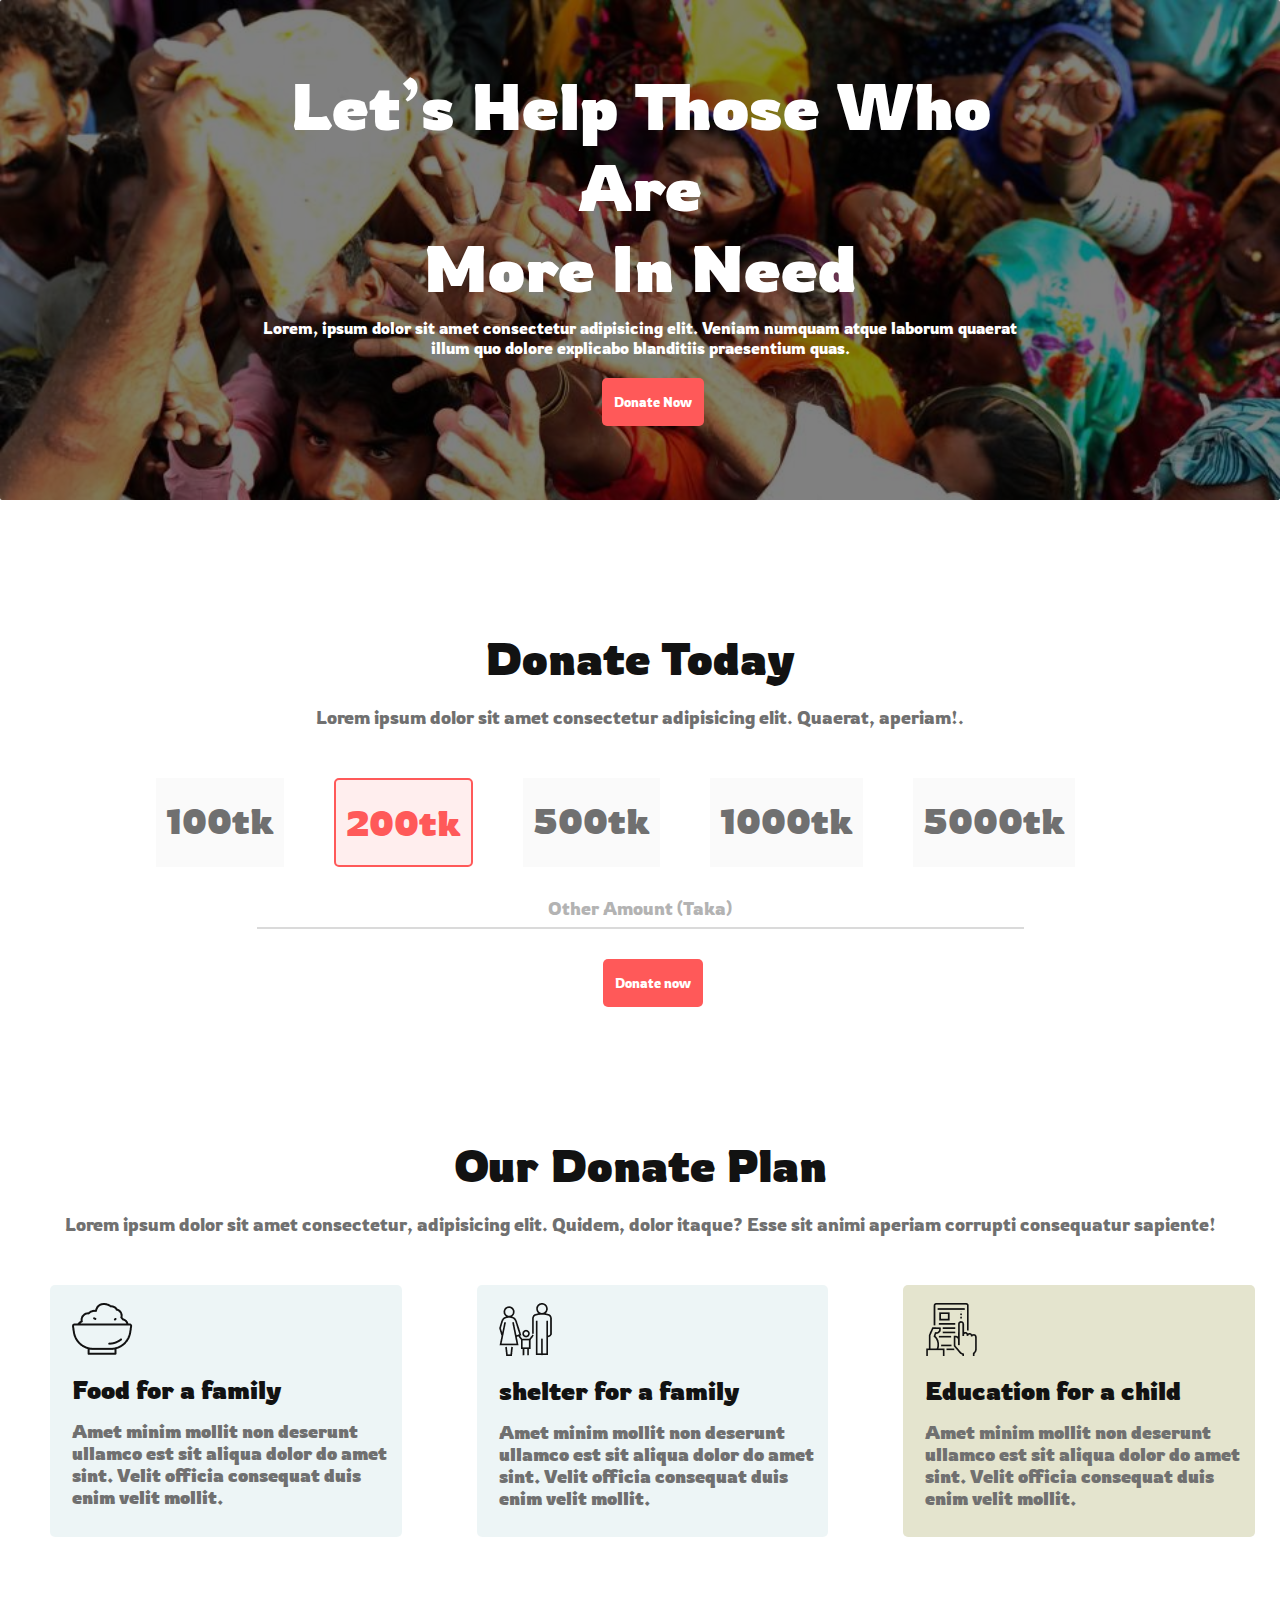
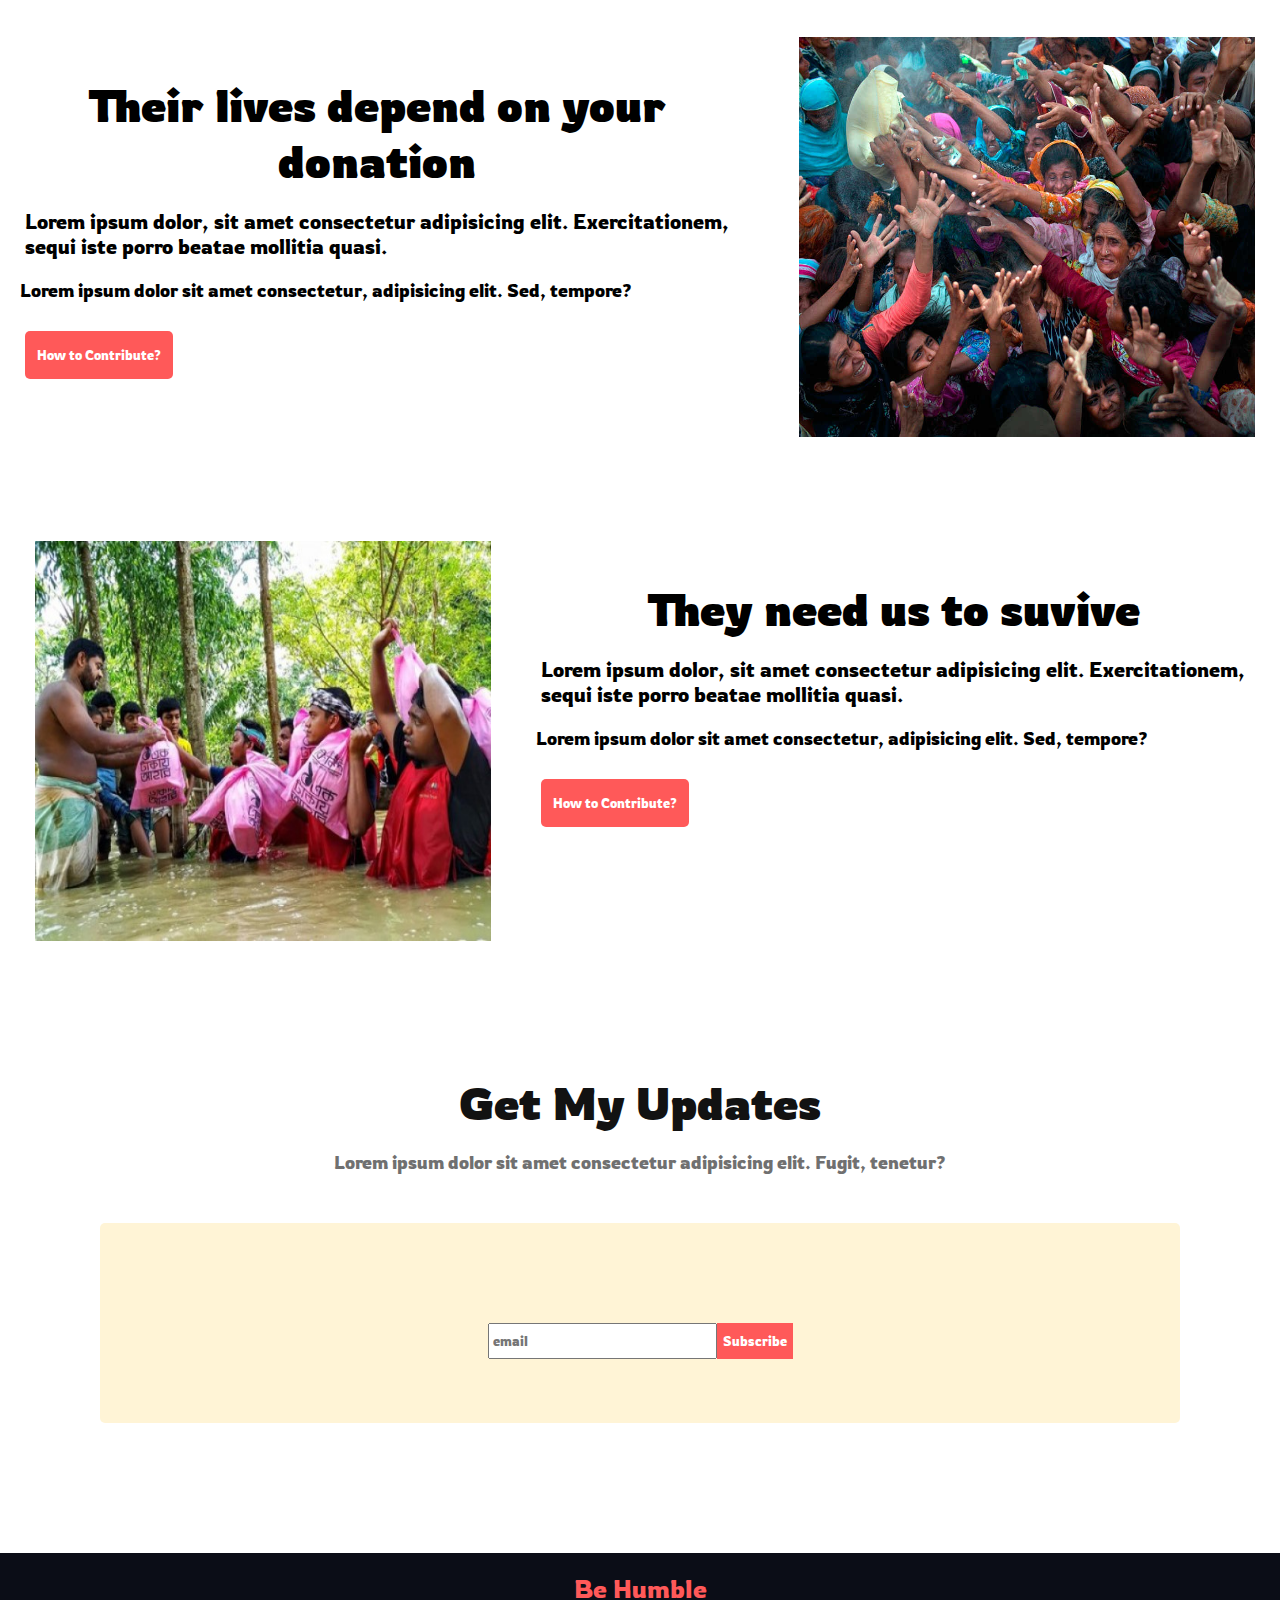
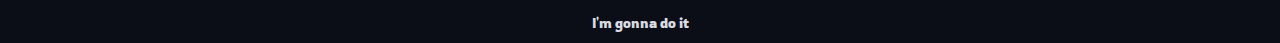
<file: index.html>
<!DOCTYPE html>
<html lang="en">
  <head>
    <meta charset="UTF-8" />
    <meta http-equiv="X-UA-Compatible" content="IE=edge" />
    <meta name="viewport" content="width=device-width, initial-scale=1.0" />
    <title>Donate Today</title>
    <link rel="stylesheet" href="./styles/donate.css" />
    <link rel="preconnect" href="https://fonts.googleapis.com" />
    <link rel="preconnect" href="https://fonts.gstatic.com" crossorigin />
    <link
      href="https://fonts.googleapis.com/css2?family=Rowdies&display=swap"
      rel="stylesheet"
    />
  </head>
  <body>
    <header class="header">
      <div class="container">
        <h4 class="title">Let’s Help Those Who Are <br>More In Need </h4>
        <p class="description">
          Lorem, ipsum dolor sit amet consectetur adipisicing elit. Veniam
          numquam atque laborum quaerat illum quo dolore explicabo blanditiis
          praesentium quas.
        </p>
        <button class="btn-primary">Donate Now</button>
      </div>
    </header>

    <!-- main section -->
    <main >
      <section class="donate-container">
        <h3 class="section-title">Donate Today</h3>
        <p class="section-description">
          Lorem ipsum dolor sit amet consectetur adipisicing elit. Quaerat,
          aperiam!.
        </p>
        <div class="section-container">
          <div class="sect-cont-amount">
            <p class="amount">100tk</p>
            <p class="amount atract">200tk</p>
            <p class="amount">500tk</p>
            <p class="amount">1000tk</p>
            <p class="amount">5000tk</p>
          </div>
        </div>
        <div class="section-container-extra">
          <h5 class="sect-cont-extra-amount">Other Amount (Taka)</h5>
          <hr class="section-horizontal" />
          <button class="btn-primary">Donate now</button>
        </div>
      </section>
      <section class="plan-section">
        <h3 class="section-title">Our Donate Plan</h3>
        <p class="section-description">
          Lorem ipsum dolor sit amet consectetur, adipisicing elit. Quidem,
          dolor itaque? Esse sit animi aperiam corrupti consequatur sapiente!
        </p>
        <div class="plan-section-container">
          <div class="plan-container">
            <img src="./icons/food.png" alt="" />
            <h3 class="plan-title">Food for a family</h3>
            <p class="plan-description">
              Amet minim mollit non deserunt ullamco est sit aliqua dolor do
              amet sint. Velit officia consequat duis enim velit mollit.
            </p>
          </div>
          <div class="plan-container">
            <img src="./icons/shelter.png" alt="" />
            <h3 class="plan-title">shelter for a family</h3>
            <p class="plan-description">
              Amet minim mollit non deserunt ullamco est sit aliqua dolor do
              amet sint. Velit officia consequat duis enim velit mollit.
            </p>
          </div>
          <div class="plan-container" style="background: rgb(228, 228, 206)">
            <img src="./icons/Frame-1.png" alt="" />
            <h3 class="plan-title">Education for a child</h3>
            <p class="plan-description">
              Amet minim mollit non deserunt ullamco est sit aliqua dolor do
              amet sint. Velit officia consequat duis enim velit mollit.
            </p>
          </div>
        </div>
      </section>
      <section>
        <div class="extra-first">
          <div class="frist-container">
            <h3 class="first-title">Their lives depend on your donation</h3>
            <p class="first-description">
              Lorem ipsum dolor, sit amet consectetur adipisicing elit.
              Exercitationem, sequi iste porro beatae mollitia quasi.
            </p>
            <p class="first-sub-description">
              Lorem ipsum dolor sit amet consectetur, adipisicing elit. Sed,
              tempore?
            </p>
            <button class="btn-primary">How to Contribute?</button>
          </div>
          <div class="first-container">
            <img src="./images/donation6.jpg" alt="" />
          </div>
        </div>
      </section>
      <section>
        <div class="extra-second">
          <div class="first-container">
            <img src="./images/donation11.jpg" alt="">
          </div>
          <div class="frist-container">
            <h3 class="first-title">They need us to suvive</h3>
            <p class="first-description">
              Lorem ipsum dolor, sit amet consectetur adipisicing elit.
              Exercitationem, sequi iste porro beatae mollitia quasi.
            </p>
            <p class="first-sub-description">
              Lorem ipsum dolor sit amet consectetur, adipisicing elit. Sed,
              tempore?
            </p>
            <button class="btn-primary">How to Contribute?</button>
          </div>
        </div>
      </section>
      <section>
        <h3 class="section-title">Get My Updates</h3>
        <p class="section-description">Lorem ipsum dolor sit amet consectetur adipisicing elit. Fugit, tenetur?</p>
        <div class="updates">
          <form action="">
            <input type="email" name="" id="" placeholder="email">
            <button class="btn-subscribe">Subscribe</button>
          </form>
        </div>
      </section>
    </main>
    <!-- footer section -->
   
    <footer class="footer">
      <h3 class="footer-title">Be Humble</h3>
      <p class="footer-description">I'm gonna do it</p>
    </footer>
  </body>
</html>
</file>
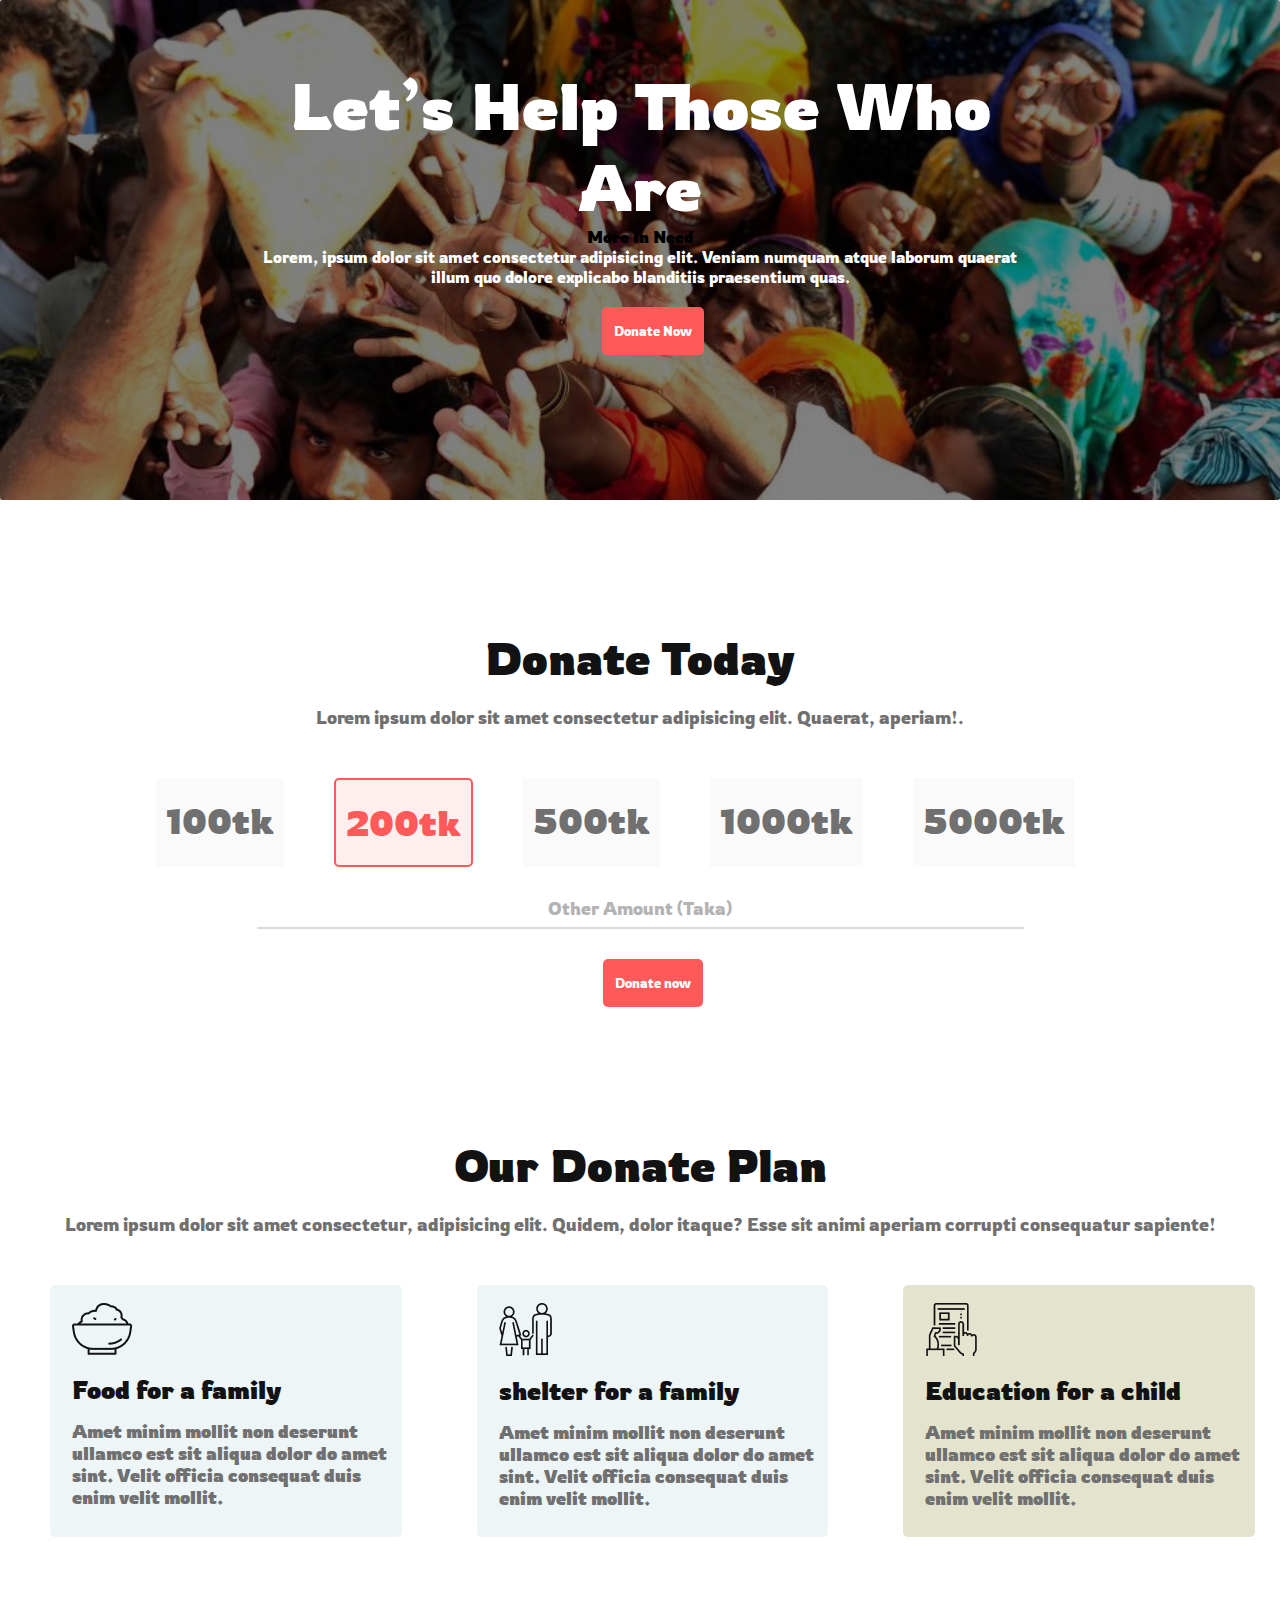
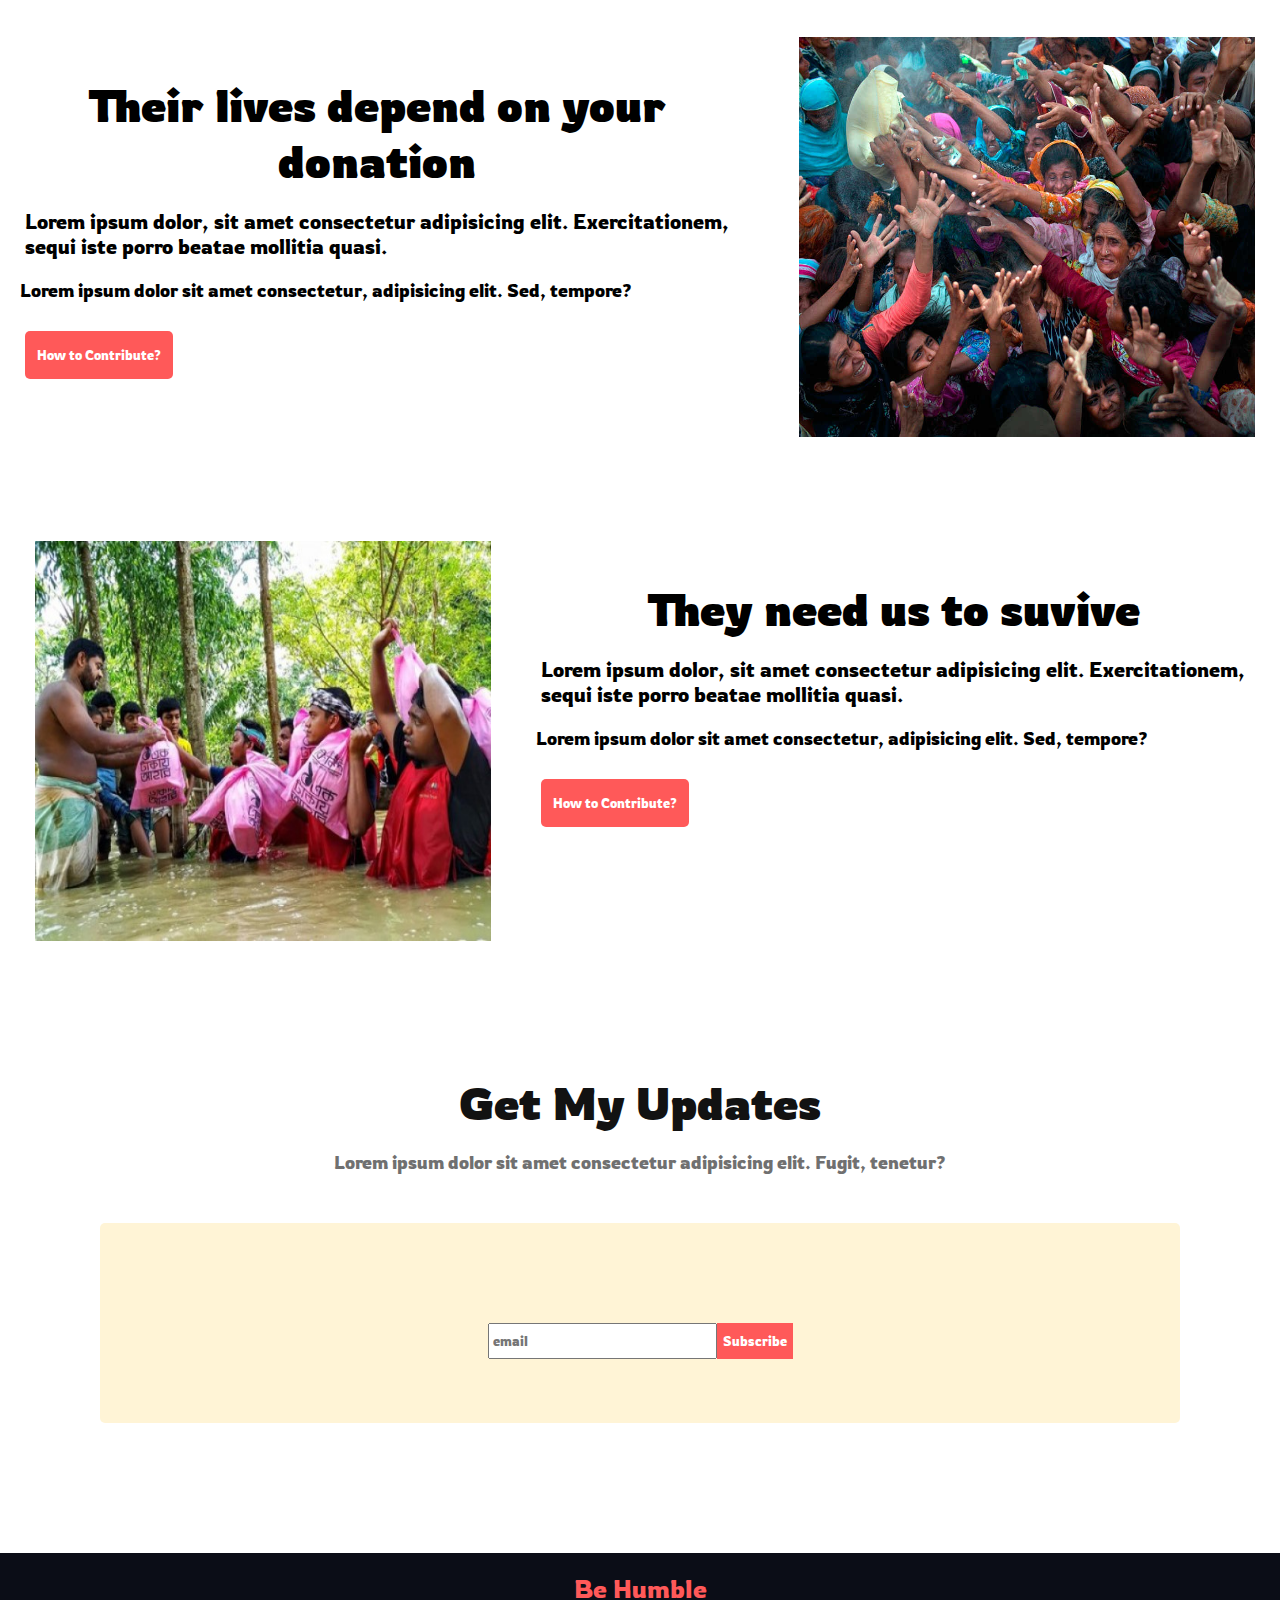
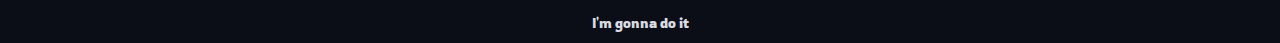
<file: donate.html>
<!DOCTYPE html>
<html lang="en">
  <head>
    <meta charset="UTF-8" />
    <meta http-equiv="X-UA-Compatible" content="IE=edge" />
    <meta name="viewport" content="width=device-width, initial-scale=1.0" />
    <title>Donate Today</title>
    <link rel="stylesheet" href="./styles/donate.css" />
    <link rel="preconnect" href="https://fonts.googleapis.com" />
    <link rel="preconnect" href="https://fonts.gstatic.com" crossorigin />
    <link
      href="https://fonts.googleapis.com/css2?family=Rowdies&display=swap"
      rel="stylesheet"
    />
  </head>
  <body>
    <header class="header">
      <div class="container">
        <he class="title">Let’s Help Those Who Are </he>
        <h4 class="sub-title">More In Need</h4>
        <p class="description">
          Lorem, ipsum dolor sit amet consectetur adipisicing elit. Veniam
          numquam atque laborum quaerat illum quo dolore explicabo blanditiis
          praesentium quas.
        </p>
        <button class="btn-primary">Donate Now</button>
      </div>
    </header>

    <!-- main section -->
    <main>
      <section>
        <h3 class="section-title">Donate Today</h3>
        <p class="section-description">
          Lorem ipsum dolor sit amet consectetur adipisicing elit. Quaerat,
          aperiam!.
        </p>
        <div class="section-container">
          <div class="sect-cont-amount">
            <p class="amount">100tk</p>
            <p class="amount atract">200tk</p>
            <p class="amount">500tk</p>
            <p class="amount">1000tk</p>
            <p class="amount">5000tk</p>
          </div>
        </div>
        <div class="section-container-extra">
          <h5 class="sect-cont-extra-amount">Other Amount (Taka)</h5>
          <hr class="section-horizontal" />
          <button class="btn-primary">Donate now</button>
        </div>
      </section>
      <section class="plan-section">
        <h3 class="section-title">Our Donate Plan</h3>
        <p class="section-description">
          Lorem ipsum dolor sit amet consectetur, adipisicing elit. Quidem,
          dolor itaque? Esse sit animi aperiam corrupti consequatur sapiente!
        </p>
        <div class="plan-section-container">
          <div class="plan-container">
            <img src="./icons/food.png" alt="" />
            <h3 class="plan-title">Food for a family</h3>
            <p class="plan-description">
              Amet minim mollit non deserunt ullamco est sit aliqua dolor do
              amet sint. Velit officia consequat duis enim velit mollit.
            </p>
          </div>
          <div class="plan-container">
            <img src="./icons/shelter.png" alt="" />
            <h3 class="plan-title">shelter for a family</h3>
            <p class="plan-description">
              Amet minim mollit non deserunt ullamco est sit aliqua dolor do
              amet sint. Velit officia consequat duis enim velit mollit.
            </p>
          </div>
          <div class="plan-container" style="background: rgb(228, 228, 206)">
            <img src="./icons/Frame-1.png" alt="" />
            <h3 class="plan-title">Education for a child</h3>
            <p class="plan-description">
              Amet minim mollit non deserunt ullamco est sit aliqua dolor do
              amet sint. Velit officia consequat duis enim velit mollit.
            </p>
          </div>
        </div>
      </section>
      <section>
        <div class="extra-first">
          <div class="frist-container">
            <h3 class="first-title">Their lives depend on your donation</h3>
            <p class="first-description">
              Lorem ipsum dolor, sit amet consectetur adipisicing elit.
              Exercitationem, sequi iste porro beatae mollitia quasi.
            </p>
            <p class="first-sub-description">
              Lorem ipsum dolor sit amet consectetur, adipisicing elit. Sed,
              tempore?
            </p>
            <button class="btn-primary">How to Contribute?</button>
          </div>
          <div class="first-container">
            <img src="./images/donation6.jpg" alt="" />
          </div>
        </div>
      </section>
      <section>
        <div class="extra-second">
          <div class="first-container">
            <img src="./images/donation11.jpg" alt="">
          </div>
          <div class="frist-container">
            <h3 class="first-title">They need us to suvive</h3>
            <p class="first-description">
              Lorem ipsum dolor, sit amet consectetur adipisicing elit.
              Exercitationem, sequi iste porro beatae mollitia quasi.
            </p>
            <p class="first-sub-description">
              Lorem ipsum dolor sit amet consectetur, adipisicing elit. Sed,
              tempore?
            </p>
            <button class="btn-primary">How to Contribute?</button>
          </div>
        </div>
      </section>
      <section>
        <h3 class="section-title">Get My Updates</h3>
        <p class="section-description">Lorem ipsum dolor sit amet consectetur adipisicing elit. Fugit, tenetur?</p>
        <div class="updates">
          <form action="">
            <input type="email" name="" id="" placeholder="email">
            <button class="btn-subscribe">Subscribe</button>
          </form>
        </div>
      </section>
    </main>
    <!-- footer section -->
   
    <footer class="footer">
      <h3 class="footer-title">Be Humble</h3>
      <p class="footer-description">I'm gonna do it</p>
    </footer>
  </body>
</html>
</file>
<file: styles/donate.css>
* {
  margin: 0;
  font-family: "Rowdies", cursive;
}
/* header */
.header {
  background-image: url("../images/donation0.jpg");
  height: 500px;
  background-size: cover;
  background-repeat: no-repeat;
  background-color: gray;
  background-blend-mode: multiply;
  border: 0;
  border-radius: 2px;
  text-align: center;
}
.container {
  padding: 65px 250px;
}
.title {
  font-weight: 700;
  font-size: 65px;

  text-align: center;
  color: #ffffff;
  margin-bottom: 10px;
}

.description {
  font-weight: 500;
  font-size: 16px;
  margin-bottom: 20px;
  color: #ffffff;
}
.btn-primary {
  margin-left: 25px;
  padding: 16px 12px;
  border: 0;
  background: #ff5959;
  border-radius: 5px;
  color: #ffffff;
}
/* section */
.section-title {
  font-weight: 700;
  font-size: 45px;
  text-align: center;
  margin-top: 130px;
  color: #121212;
}
.section-description {
  text-align: center;
  color: #707070;
  font-weight: 400;
  font-size: 18px;
  margin-top: 20px;
  margin-bottom: 50px;
}
.section-container {
  display: flex;
  margin-bottom: 30px;
}
.sect-cont-amount {
  margin: 0 auto;
  display: flex;
}
.sect-cont-amount .amount {
  font-weight: 700;
  font-size: 36px;
  margin-right: 50px;
  padding: 20px 10px;
  color: #707070;
  background: #fafafa;
}
.sect-cont-amount .atract {
  color: #ff5959;
  background: #ffeeee;
  border: 2px solid #ff5959;
  border-radius: 5px;
}
.section-container-extra {
  text-align: center;
}
.section-container-extra .sect-cont-extra-amount {
  font-weight: 400;
  font-size: 18px;
  color: #b3b3b3;
  margin-bottom: 8px;
}
.section-container-extra .section-horizontal {
  margin: 0 auto;
  width: 765px;
  border: 1px solid #dadada;
  margin-bottom: 30px;
}
/* plan section */
.plan-section-container {
  display: flex;
}
.plan-container {
  margin: 0 auto;
  margin-left: 50px;
  margin-right: 25px;
  width: 360px;
  height: 252px;
  background: rgba(79, 157, 166, 0.1);
  border-radius: 5px;
}
.plan-container img {
  margin-top: 18px;
  margin-left: 22px;
}
.plan-container .plan-title {
  font-weight: 700;
  font-size: 25px;
  margin-top: 15px;
  margin-left: 22px;
  color: #121212;
}
.plan-container .plan-description {
  font-weight: 700;
  font-size: 18px;
  margin-top: 15px;
  margin-left: 22px;
  color: #707070;
}
.extra-first,
.extra-second {
  display: flex;
  margin-top: 100px;
  margin-bottom: 70px;
}
.first-container {
  margin-left: 35px;
  margin-right: 25px;
}
.first-title {
  font-weight: 800;
  font-size: 45px;
  margin: 40px 20px 20px 10px;
  text-align: center;
}
.first-description {
  font-weight: 500;
  font-size: 20px;
  margin-left: 25px;
  margin-right: 20px;
  margin-bottom: 20px;
}
.first-sub-description {
  font-weight: 500;
  font-size: 18px;
  margin-left: 20px;
  margin-bottom: 30px;
}

.first-container img {
  width: 456px;
  height: 400px;
}
/* updates */
.updates {
  text-align: center;
  background: #fff4d6;
  height: 200px;
  border: 0;
  border-radius: 5px;
  margin-left: 100px;
  margin-right: 100px;
  margin-bottom: 130px;
}
.updates input,
.btn-subscribe {
  margin-top: 100px;
}
.updates input {
  padding: 8px 0 8px 3px;
}
.updates .btn-subscribe {
  margin-left: -4px;
  padding: 10px 6px;
  border: 0;
  background: #ff5959;
  color: #ffffff;
}
/* footer */
.footer {
  text-align: center;
  height: 90px;
  border: 0;
  background: #0b0d17;
}
.footer-title {
  font-weight: 400;
  font-size: 25px;
  color: #ff5959;
  padding-top: 20px;
}
.footer-description {
  margin-top: 10px;
  font-weight: 400;
  font-size: 14px;
  color: #d9dbe1;
}

/* responsive design */
@media screen and (max-width: 576px) {
  .header {
    height: 100vh;
    width: 100vw;
  }
  .container,
  .sect-cont-amount,
  .plan-section-container,
  .extra-second {
    padding: 0;
    display: flex;
    flex-direction: column;
    justify-content: center;
    align-items: center;
  }
  .title,
  .section-title,
  .section-title {
    font-size: 30px;
    margin: 15px auto;
    padding: 0;
  }
  .description,
  .section-description,
  .section-description {
    font-size: 22px;
    margin: 0 auto;
    padding: 0 30px;
  }
  .sect-cont-extra-amount {
    font-size: 20px;
  }
  .section-horizontal {
    width: 250px;
    margin: 0 auto;
  }
  .extra-first {
    flex-direction: column-reverse;
  }
}
</file>
